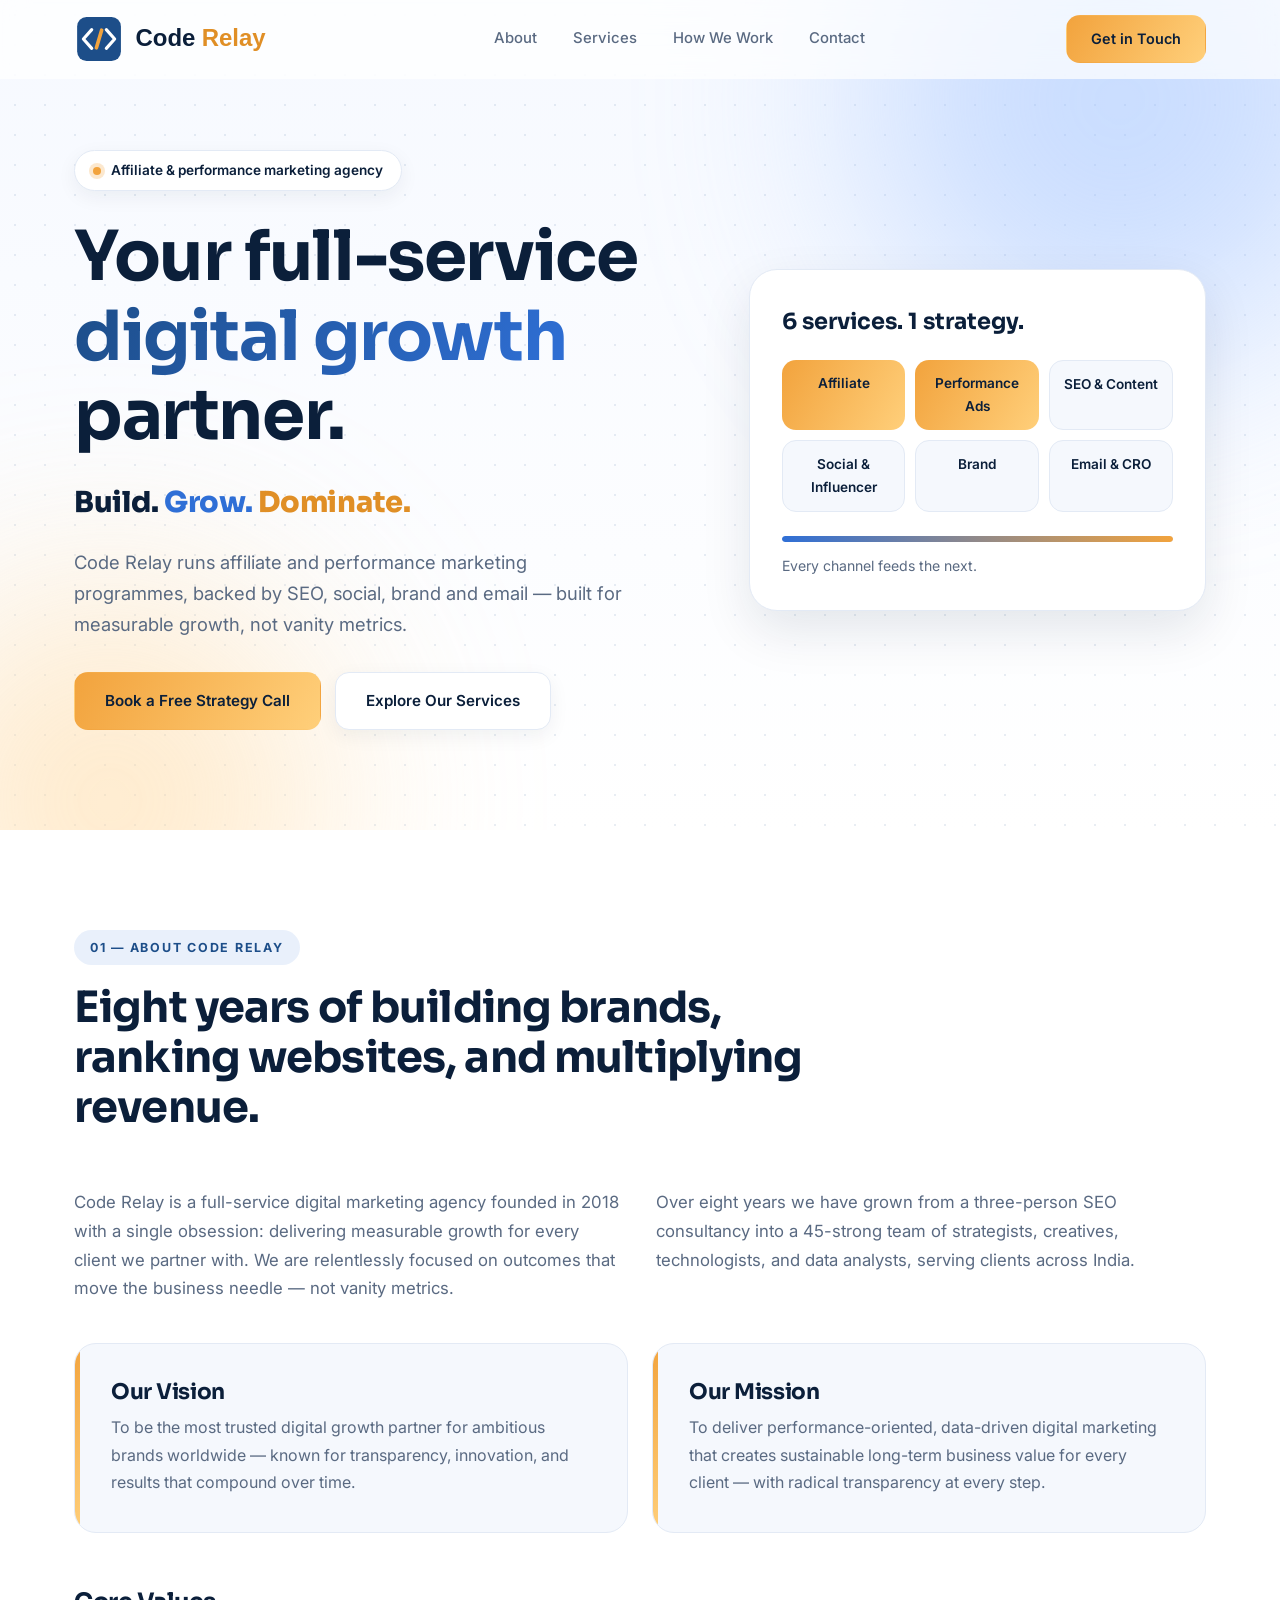
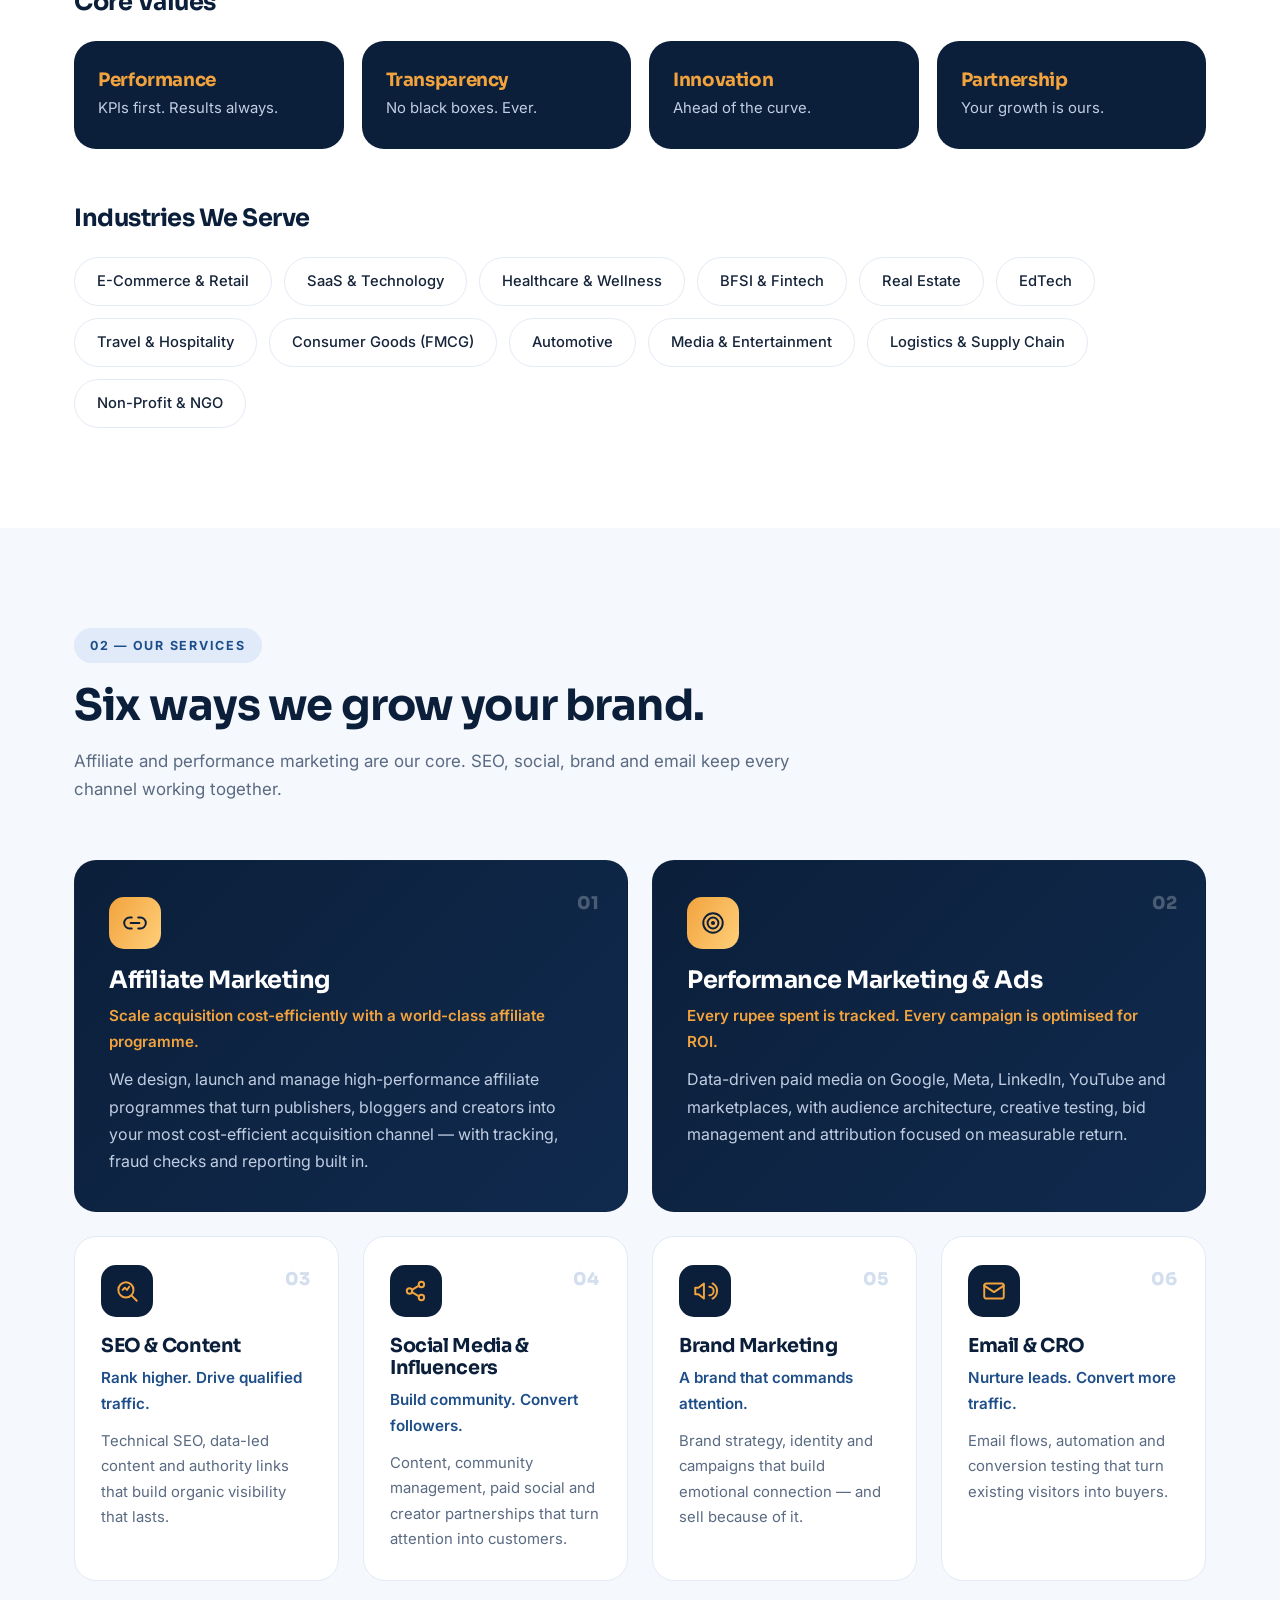
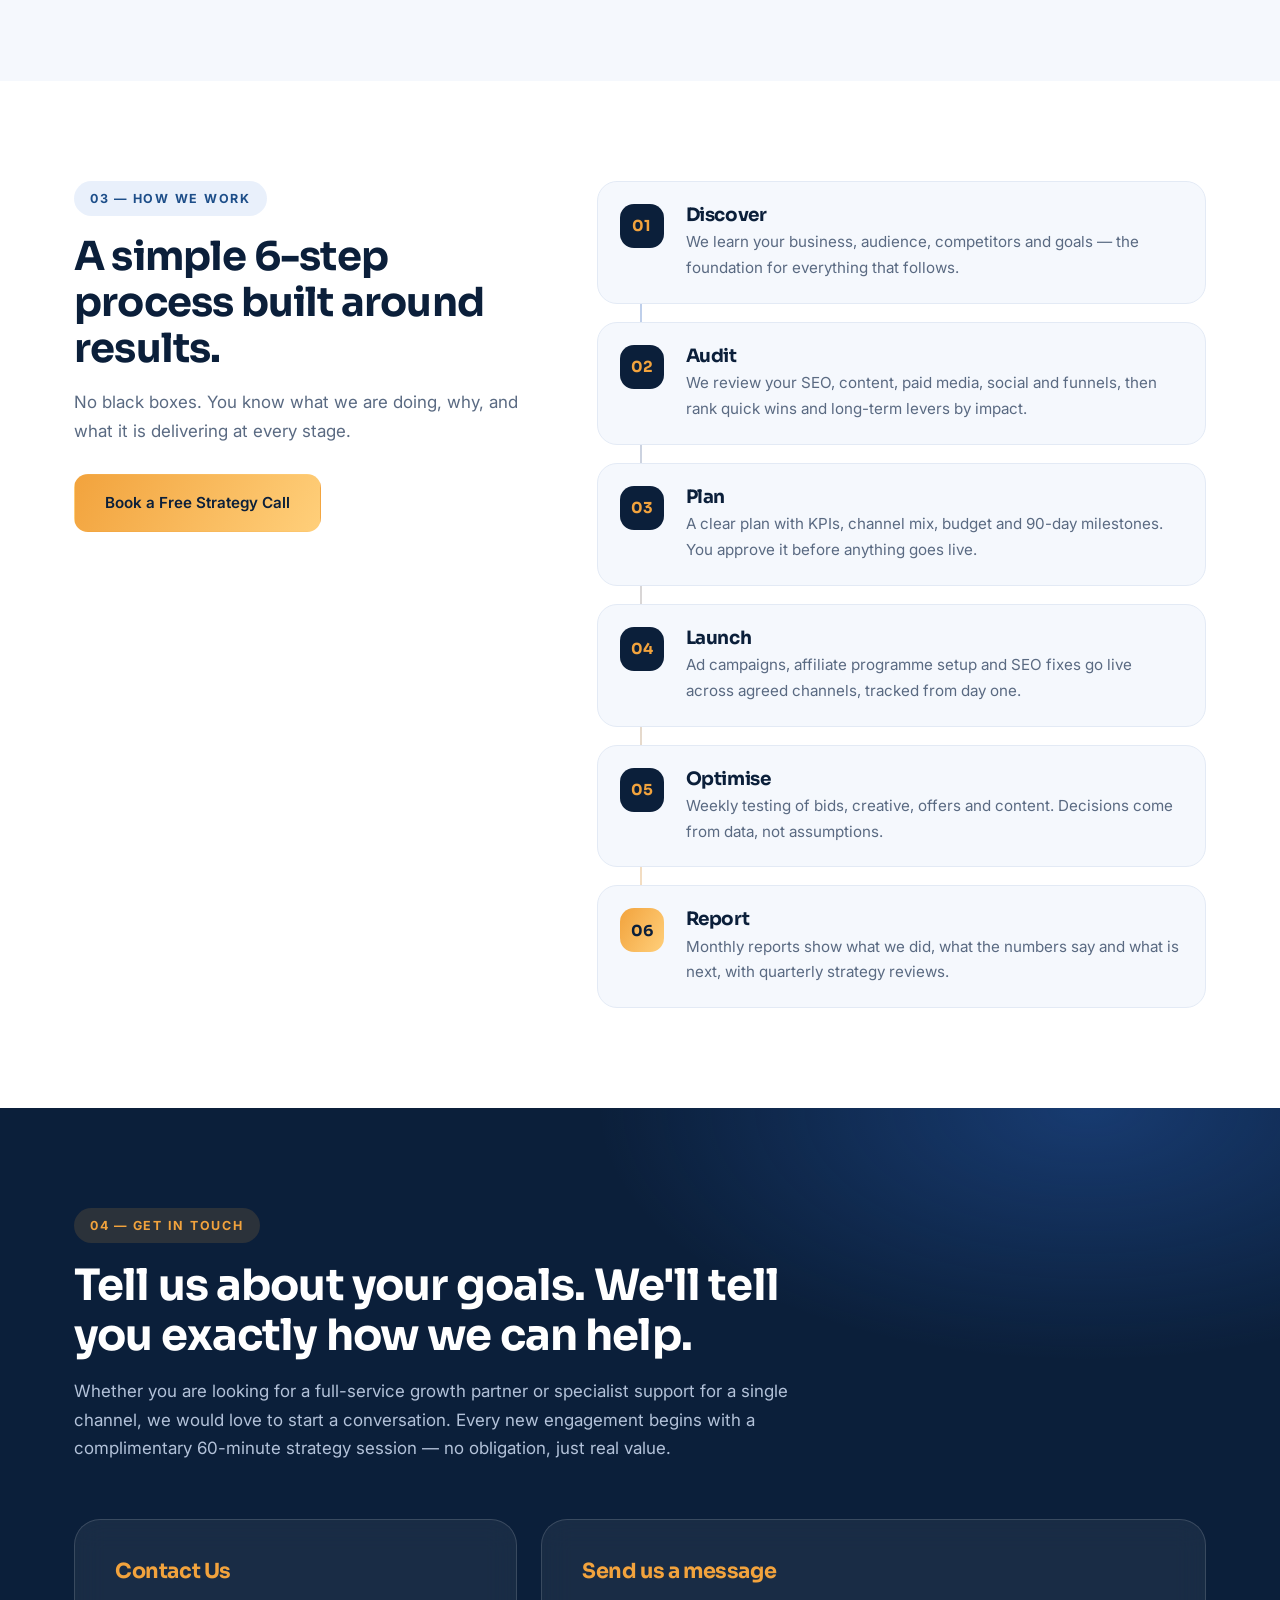
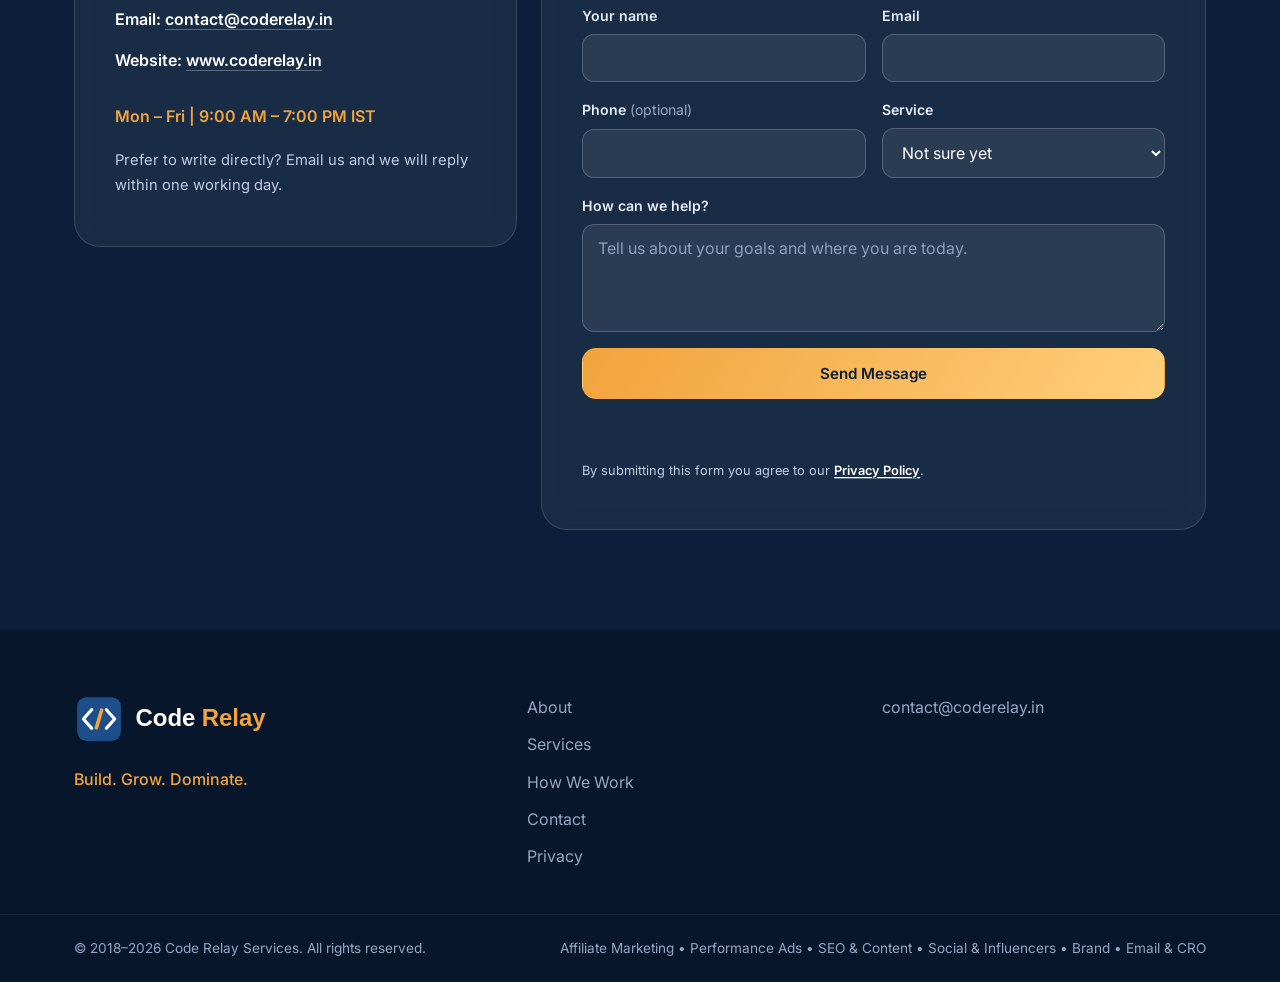
<file: index.html>
<!DOCTYPE html>
<html lang="en">
<head>
<meta charset="UTF-8">
<meta name="viewport" content="width=device-width, initial-scale=1.0">
<meta name="theme-color" content="#ffffff">
<title>Code Relay — Your Full-Service Digital Growth Partner</title>
<meta name="description" content="Code Relay is a digital marketing agency specialising in affiliate marketing and performance ads, backed by SEO, social media, brand, email automation and CRO.">
<link rel="canonical" href="https://coderelay.in/">
<meta property="og:type" content="website">
<meta property="og:site_name" content="Code Relay">
<meta property="og:title" content="Code Relay — Your Full-Service Digital Growth Partner">
<meta property="og:description" content="Code Relay is a digital marketing agency specialising in affiliate marketing and performance ads, backed by SEO, social media, brand, email automation and CRO.">
<meta property="og:url" content="https://coderelay.in/">
<meta property="og:image" content="https://coderelay.in/og-image.png">
<meta property="og:image:width" content="1200">
<meta property="og:image:height" content="630">
<meta property="og:image:alt" content="Code Relay: your full-service digital growth partner">
<meta name="twitter:card" content="summary_large_image">
<meta name="twitter:title" content="Code Relay — Your Full-Service Digital Growth Partner">
<meta name="twitter:description" content="Code Relay is a digital marketing agency specialising in affiliate marketing and performance ads, backed by SEO, social media, brand, email automation and CRO.">
<meta name="twitter:image" content="https://coderelay.in/og-image.png">
<link rel="icon" href="favicon.ico" sizes="any">
<link rel="icon" href="favicon.svg" type="image/svg+xml">
<link rel="apple-touch-icon" href="apple-touch-icon.png">
<link rel="preconnect" href="https://fonts.googleapis.com">
<link rel="preconnect" href="https://fonts.gstatic.com" crossorigin>
<link href="https://fonts.googleapis.com/css2?family=Sora:wght@500;600;700;800&family=Inter:wght@400;500;600;700&display=swap" rel="stylesheet">
<link rel="stylesheet" href="style.css">
</head>
<body>

<header class="header" id="header">
  <div class="container header__inner">
    <a href="#home" class="logo"><img src="logo-light.svg" alt="Code Relay" class="logo__img"></a>
    <nav class="nav" id="nav">
      <a href="#about">About</a>
      <a href="#services">Services</a>
      <a href="#process">How We Work</a>
      <a href="#contact">Contact</a>
    </nav>
    <a href="#contact" class="btn btn--primary header__cta">Get in Touch</a>
    <button class="nav-toggle" id="navToggle" aria-label="Toggle navigation">
      <span></span><span></span><span></span>
    </button>
  </div>
</header>

<main>

  <!-- HERO -->
  <section class="hero" id="home">
    <div class="hero__glow hero__glow--1"></div>
    <div class="hero__glow hero__glow--2"></div>
    <div class="container hero__inner">
      <div class="hero__copy">
        <p class="eyebrow"><i></i> Affiliate &amp; performance marketing agency</p>
        <h1>Your full-service <span class="grad">digital growth</span> partner.</h1>
        <p class="hero__tag"><span>Build.</span> <span>Grow.</span> <span>Dominate.</span></p>
        <p class="hero__lead">Code Relay runs affiliate and performance marketing programmes, backed by SEO, social, brand and email &mdash; built for measurable growth, not vanity metrics.</p>
        <div class="hero__cta">
          <a href="#contact" class="btn btn--accent">Book a Free Strategy Call</a>
          <a href="#services" class="btn btn--ghost">Explore Our Services</a>
        </div>
      </div>

      <div class="hero__panel" aria-hidden="true">
        <p class="hero__panel-title">6 services. 1 strategy.</p>
        <div class="hero__chips">
          <span class="hot">Affiliate</span><span class="hot">Performance Ads</span><span>SEO &amp; Content</span>
          <span>Social &amp; Influencer</span><span>Brand</span><span>Email &amp; CRO</span>
        </div>
        <div class="hero__bar"><span></span></div>
        <p class="hero__panel-note">Every channel feeds the next.</p>
      </div>
    </div>

  </section>

  <!-- ABOUT -->
  <section class="section" id="about">
    <div class="container">
      <div class="section__head reveal">
        <span class="section__tag">01 — About Code Relay</span>
        <h2>Eight years of building brands, ranking websites, and multiplying revenue.</h2>
      </div>

      <div class="about__intro reveal">
        <p>Code Relay is a full-service digital marketing agency founded in 2018 with a single obsession: delivering measurable growth for every client we partner with. We are relentlessly focused on outcomes that move the business needle — not vanity metrics.</p>
        <p>Over eight years we have grown from a three-person SEO consultancy into a 45-strong team of strategists, creatives, technologists, and data analysts, serving clients across India.</p>
      </div>

      <div class="vision-mission">
        <div class="vm-card reveal">
          <h3>Our Vision</h3>
          <p>To be the most trusted digital growth partner for ambitious brands worldwide — known for transparency, innovation, and results that compound over time.</p>
        </div>
        <div class="vm-card reveal">
          <h3>Our Mission</h3>
          <p>To deliver performance-oriented, data-driven digital marketing that creates sustainable long-term business value for every client — with radical transparency at every step.</p>
        </div>
      </div>

      <h3 class="subhead reveal">Core Values</h3>
      <div class="values">
        <div class="value-card reveal">
          <h4>Performance</h4>
          <p>KPIs first. Results always.</p>
        </div>
        <div class="value-card reveal">
          <h4>Transparency</h4>
          <p>No black boxes. Ever.</p>
        </div>
        <div class="value-card reveal">
          <h4>Innovation</h4>
          <p>Ahead of the curve.</p>
        </div>
        <div class="value-card reveal">
          <h4>Partnership</h4>
          <p>Your growth is ours.</p>
        </div>
      </div>

      <h3 class="subhead reveal">Industries We Serve</h3>
      <div class="industries reveal">
        <span>E-Commerce &amp; Retail</span>
        <span>SaaS &amp; Technology</span>
        <span>Healthcare &amp; Wellness</span>
        <span>BFSI &amp; Fintech</span>
        <span>Real Estate</span>
        <span>EdTech</span>
        <span>Travel &amp; Hospitality</span>
        <span>Consumer Goods (FMCG)</span>
        <span>Automotive</span>
        <span>Media &amp; Entertainment</span>
        <span>Logistics &amp; Supply Chain</span>
        <span>Non-Profit &amp; NGO</span>
      </div>
    </div>
  </section>

  <!-- SERVICES -->
  <section class="section section--alt" id="services">
    <div class="container">
      <div class="section__head reveal">
        <span class="section__tag">02 — Our Services</span>
        <h2>Six ways we grow your brand.</h2>
        <p class="section__lead">Affiliate and performance marketing are our core. SEO, social, brand and email keep every channel working together.</p>
      </div>

      <div class="services-grid">

        <article class="service-card reveal service-card--feature">
          <span class="service-card__num">01</span>
          <div class="service-card__icon">
            <svg viewBox="0 0 24 24" fill="none" stroke="currentColor" stroke-width="1.8" stroke-linecap="round" stroke-linejoin="round"><path d="M9 17H7a5 5 0 0 1 0-10h2"/><path d="M15 7h2a5 5 0 0 1 0 10h-2"/><line x1="8" y1="12" x2="16" y2="12"/></svg>
          </div>
          <h3>Affiliate Marketing</h3>
          <p class="service-card__tagline">Scale acquisition cost-efficiently with a world-class affiliate programme.</p>
          <p>We design, launch and manage high-performance affiliate programmes that turn publishers, bloggers and creators into your most cost-efficient acquisition channel &mdash; with tracking, fraud checks and reporting built in.</p>
        </article>

        <article class="service-card reveal service-card--feature">
          <span class="service-card__num">02</span>
          <div class="service-card__icon">
            <svg viewBox="0 0 24 24" fill="none" stroke="currentColor" stroke-width="1.8" stroke-linecap="round" stroke-linejoin="round"><circle cx="12" cy="12" r="9"/><circle cx="12" cy="12" r="5"/><circle cx="12" cy="12" r="1"/></svg>
          </div>
          <h3>Performance Marketing &amp; Ads</h3>
          <p class="service-card__tagline">Every rupee spent is tracked. Every campaign is optimised for ROI.</p>
          <p>Data-driven paid media on Google, Meta, LinkedIn, YouTube and marketplaces, with audience architecture, creative testing, bid management and attribution focused on measurable return.</p>
        </article>

        <article class="service-card reveal">
          <span class="service-card__num">03</span>
          <div class="service-card__icon">
            <svg viewBox="0 0 24 24" fill="none" stroke="currentColor" stroke-width="1.8" stroke-linecap="round" stroke-linejoin="round"><circle cx="11" cy="11" r="7"/><line x1="21" y1="21" x2="16.5" y2="16.5"/><path d="M8 11l2-2 2 2 2-3"/></svg>
          </div>
          <h3>SEO &amp; Content</h3>
          <p class="service-card__tagline">Rank higher. Drive qualified traffic.</p>
          <p>Technical SEO, data-led content and authority links that build organic visibility that lasts.</p>
        </article>

        <article class="service-card reveal">
          <span class="service-card__num">04</span>
          <div class="service-card__icon">
            <svg viewBox="0 0 24 24" fill="none" stroke="currentColor" stroke-width="1.8" stroke-linecap="round" stroke-linejoin="round"><circle cx="6" cy="12" r="2.5"/><circle cx="17" cy="6" r="2.5"/><circle cx="17" cy="18" r="2.5"/><line x1="8.2" y1="11" x2="14.8" y2="7"/><line x1="8.2" y1="13" x2="14.8" y2="17"/></svg>
          </div>
          <h3>Social Media &amp; Influencers</h3>
          <p class="service-card__tagline">Build community. Convert followers.</p>
          <p>Content, community management, paid social and creator partnerships that turn attention into customers.</p>
        </article>

        <article class="service-card reveal">
          <span class="service-card__num">05</span>
          <div class="service-card__icon">
            <svg viewBox="0 0 24 24" fill="none" stroke="currentColor" stroke-width="1.8" stroke-linecap="round" stroke-linejoin="round"><path d="M3 9v6h3l5 4V5L6 9H3z"/><path d="M16 8a4 4 0 0 1 0 8"/><path d="M19 5a8 8 0 0 1 0 14"/></svg>
          </div>
          <h3>Brand Marketing</h3>
          <p class="service-card__tagline">A brand that commands attention.</p>
          <p>Brand strategy, identity and campaigns that build emotional connection &mdash; and sell because of it.</p>
        </article>

        <article class="service-card reveal">
          <span class="service-card__num">06</span>
          <div class="service-card__icon">
            <svg viewBox="0 0 24 24" fill="none" stroke="currentColor" stroke-width="1.8" stroke-linecap="round" stroke-linejoin="round"><rect x="3" y="5" width="18" height="14" rx="2"/><path d="M3 7l9 6 9-6"/></svg>
          </div>
          <h3>Email &amp; CRO</h3>
          <p class="service-card__tagline">Nurture leads. Convert more traffic.</p>
          <p>Email flows, automation and conversion testing that turn existing visitors into buyers.</p>
        </article>

      </div>
    </div>
  </section>

  <!-- HOW WE WORK -->
  <section class="section" id="process">
    <div class="container process">
      <div class="process__intro reveal">
        <span class="section__tag">03 &mdash; How We Work</span>
        <h2>A simple 6-step process built around results.</h2>
        <p class="section__lead">No black boxes. You know what we are doing, why, and what it is delivering at every stage.</p>
        <a href="#contact" class="btn btn--accent">Book a Free Strategy Call</a>
      </div>

      <ol class="steps">
        <li class="step reveal">
          <span class="step__num">01</span>
          <div class="step__body">
            <h3>Discover</h3>
            <p>We learn your business, audience, competitors and goals &mdash; the foundation for everything that follows.</p>
          </div>
        </li>
        <li class="step reveal">
          <span class="step__num">02</span>
          <div class="step__body">
            <h3>Audit</h3>
            <p>We review your SEO, content, paid media, social and funnels, then rank quick wins and long-term levers by impact.</p>
          </div>
        </li>
        <li class="step reveal">
          <span class="step__num">03</span>
          <div class="step__body">
            <h3>Plan</h3>
            <p>A clear plan with KPIs, channel mix, budget and 90-day milestones. You approve it before anything goes live.</p>
          </div>
        </li>
        <li class="step reveal">
          <span class="step__num">04</span>
          <div class="step__body">
            <h3>Launch</h3>
            <p>Ad campaigns, affiliate programme setup and SEO fixes go live across agreed channels, tracked from day one.</p>
          </div>
        </li>
        <li class="step reveal">
          <span class="step__num">05</span>
          <div class="step__body">
            <h3>Optimise</h3>
            <p>Weekly testing of bids, creative, offers and content. Decisions come from data, not assumptions.</p>
          </div>
        </li>
        <li class="step reveal">
          <span class="step__num">06</span>
          <div class="step__body">
            <h3>Report</h3>
            <p>Monthly reports show what we did, what the numbers say and what is next, with quarterly strategy reviews.</p>
          </div>
        </li>
      </ol>
    </div>
  </section>

  <!-- CONTACT -->
  <section class="section section--dark" id="contact">
    <div class="container">
      <div class="section__head section__head--light reveal">
        <span class="section__tag">04 — Get in Touch</span>
        <h2>Tell us about your goals. We'll tell you exactly how we can help.</h2>
        <p class="section__lead">Whether you are looking for a full-service growth partner or specialist support for a single channel, we would love to start a conversation. Every new engagement begins with a complimentary 60-minute strategy session — no obligation, just real value.</p>
      </div>

      <div class="contact-grid">
        <div class="contact-card reveal">
          <h3>Contact Us</h3>
          <ul>
            <li><strong>Email:</strong> <a href="mailto:contact@coderelay.in">contact@coderelay.in</a></li>
            <li><strong>Website:</strong> <a href="https://www.coderelay.in" target="_blank" rel="noopener">www.coderelay.in</a></li>
          </ul>
          <p class="contact-hours">Mon &ndash; Fri | 9:00 AM &ndash; 7:00 PM IST</p>
          <p class="contact-note">Prefer to write directly? Email us and we will reply within one working day.</p>
        </div>

        <form class="contact-card contact-form reveal" id="contactForm" novalidate>
          <h3>Send us a message</h3>
          <div class="form-row">
            <label>Your name
              <input type="text" name="name" required autocomplete="name">
            </label>
            <label>Email
              <input type="email" name="email" required autocomplete="email">
            </label>
          </div>
          <div class="form-row">
            <label><span>Phone <span class="opt">(optional)</span></span>
              <input type="tel" name="phone" autocomplete="tel">
            </label>
            <label>Service
              <select name="service">
                <option>Not sure yet</option>
                <option>Affiliate Marketing</option>
                <option>Performance Marketing &amp; Ads</option>
                <option>SEO &amp; Content</option>
                <option>Social Media &amp; Influencers</option>
                <option>Brand Marketing</option>
                <option>Email &amp; CRO</option>
              </select>
            </label>
          </div>
          <label>How can we help?
            <textarea name="message" rows="4" required placeholder="Tell us about your goals and where you are today."></textarea>
          </label>
          <input type="text" name="_honey" class="hp" tabindex="-1" autocomplete="off" aria-hidden="true">
          <button type="submit" class="btn btn--accent" id="formBtn">Send Message</button>
          <p class="form-status" id="formStatus" role="status" aria-live="polite"></p>
          <p class="form-privacy">By submitting this form you agree to our <a href="privacy.html">Privacy Policy</a>.</p>
        </form>
      </div>
    </div>
  </section>

</main>

<footer class="footer">
  <div class="container footer__inner">
    <div class="footer__brand">
      <a href="#home" class="logo"><img src="logo-mark.svg" alt="Code Relay" class="logo__img"></a>
      <p>Build. Grow. Dominate.</p>
    </div>
    <nav class="footer__links">
      <a href="#about">About</a>
      <a href="#services">Services</a>
      <a href="#process">How We Work</a>
      <a href="#contact">Contact</a>
      <a href="privacy.html">Privacy</a>
    </nav>
    <div class="footer__contact">
      <p>contact@coderelay.in</p>
    </div>
  </div>
  <div class="footer__bottom">
    <div class="container">
      <p>&copy; 2018&ndash;<span id="year">2026</span> Code Relay Services. All rights reserved.</p>
      <p class="footer__services-list">Affiliate Marketing &bull; Performance Ads &bull; SEO &amp; Content &bull; Social &amp; Influencers &bull; Brand &bull; Email &amp; CRO</p>
    </div>
  </div>
</footer>

<a href="#home" class="back-to-top" id="backToTop" aria-label="Back to top">&uarr;</a>

<script src="script.js"></script>
</body>
</html>
</file>
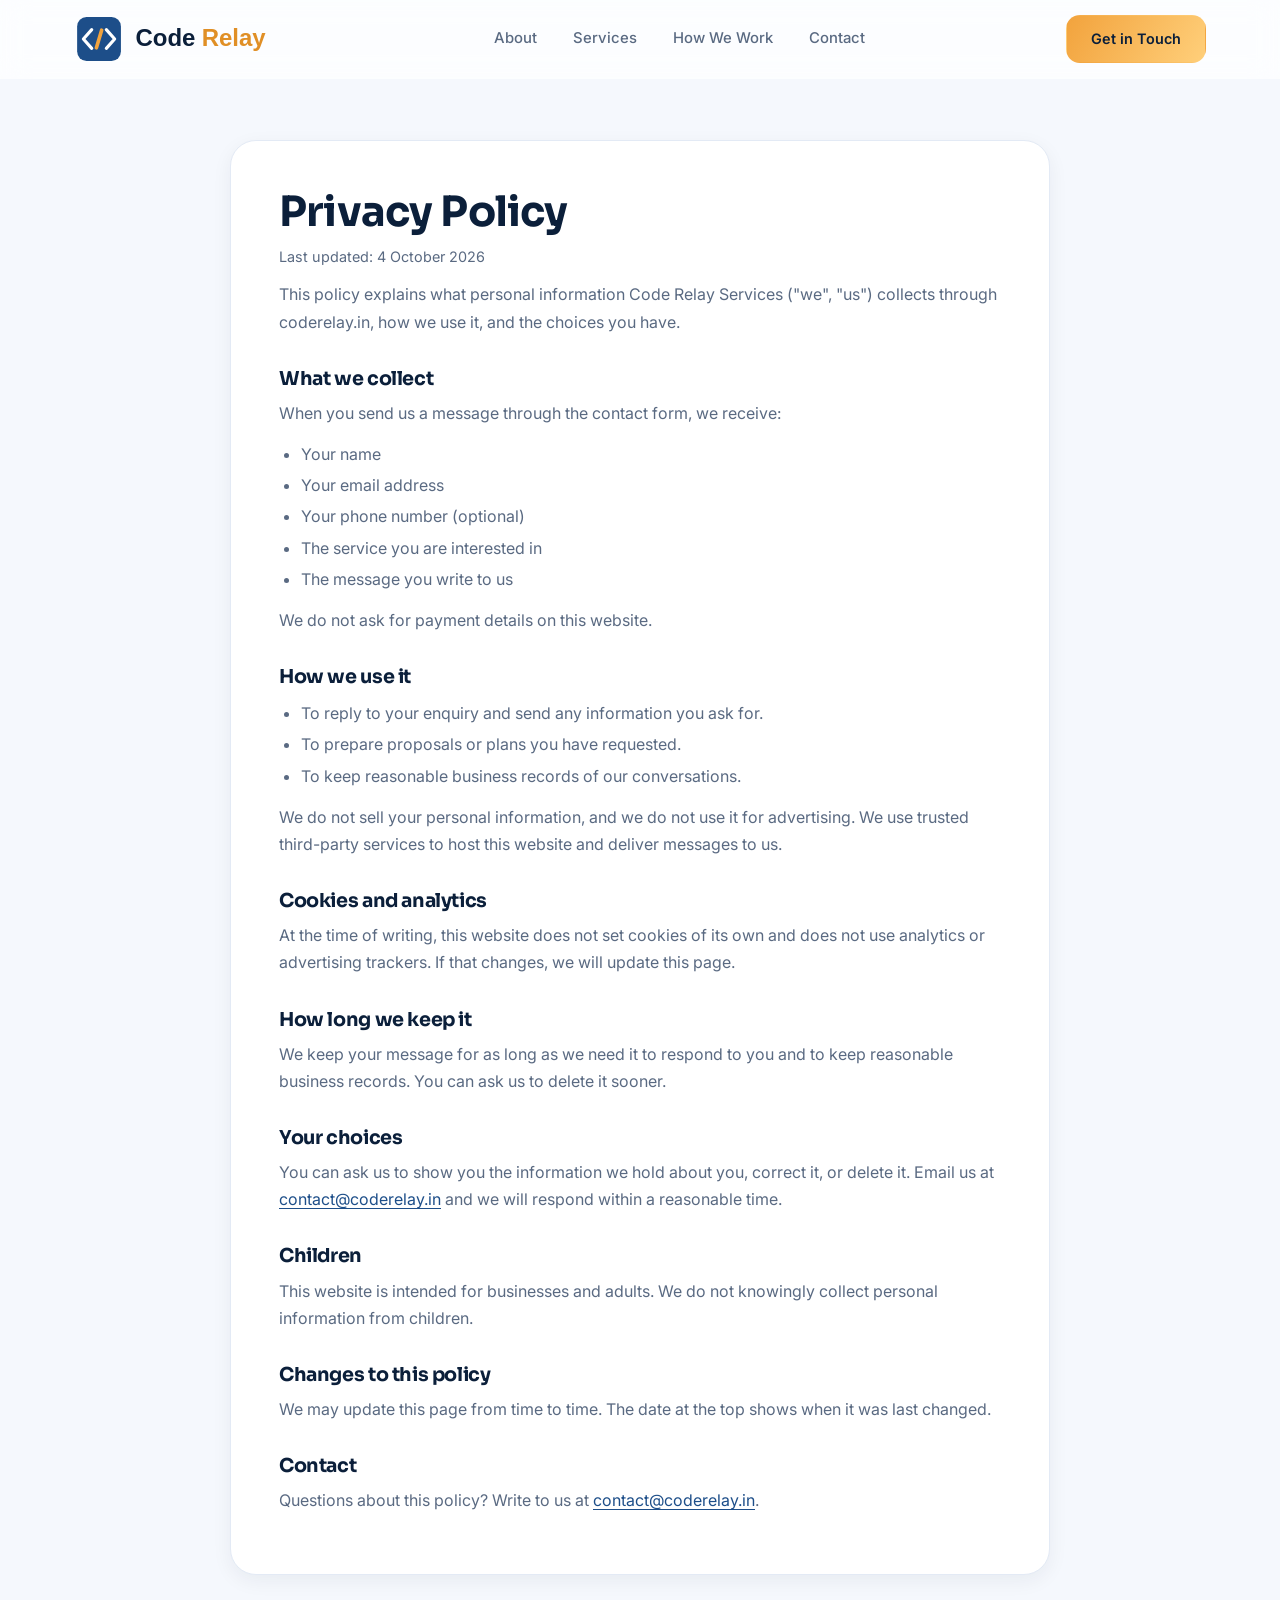
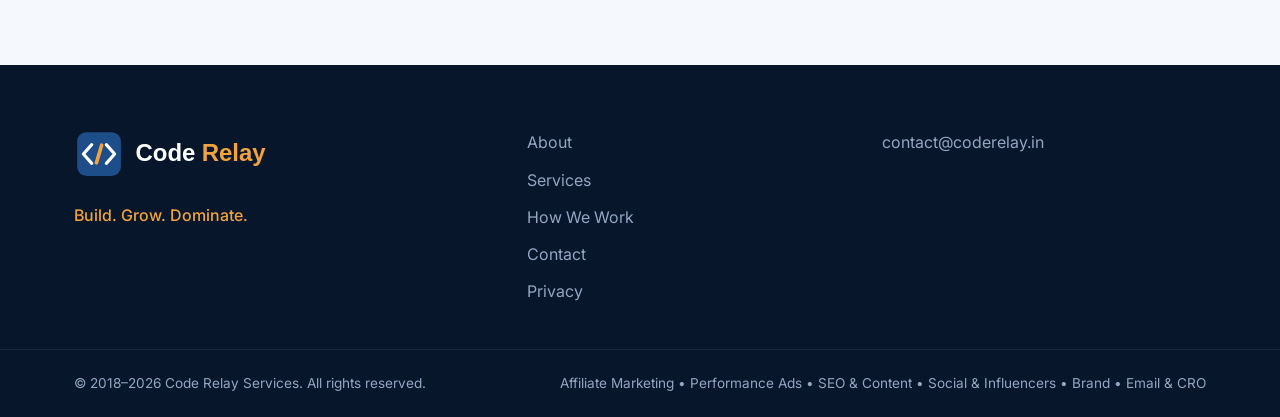
<file: privacy.html>
<!DOCTYPE html>
<html lang="en">
<head>
<meta charset="UTF-8">
<meta name="viewport" content="width=device-width, initial-scale=1.0">
<meta name="theme-color" content="#ffffff">
<title>Privacy Policy | Code Relay</title>
<meta name="description" content="How Code Relay Services collects, uses and protects personal information submitted through coderelay.in.">
<link rel="canonical" href="https://coderelay.in/privacy.html">
<meta property="og:type" content="website">
<meta property="og:site_name" content="Code Relay">
<meta property="og:title" content="Privacy Policy | Code Relay">
<meta property="og:description" content="How Code Relay Services collects, uses and protects personal information submitted through coderelay.in.">
<meta property="og:url" content="https://coderelay.in/privacy.html">
<meta property="og:image" content="https://coderelay.in/og-image.png">
<meta property="og:image:width" content="1200">
<meta property="og:image:height" content="630">
<meta property="og:image:alt" content="Code Relay: your full-service digital growth partner">
<meta name="twitter:card" content="summary_large_image">
<meta name="twitter:title" content="Privacy Policy | Code Relay">
<meta name="twitter:description" content="How Code Relay Services collects, uses and protects personal information submitted through coderelay.in.">
<meta name="twitter:image" content="https://coderelay.in/og-image.png">
<link rel="icon" href="favicon.ico" sizes="any">
<link rel="icon" href="favicon.svg" type="image/svg+xml">
<link rel="apple-touch-icon" href="apple-touch-icon.png">
<link rel="preconnect" href="https://fonts.googleapis.com">
<link rel="preconnect" href="https://fonts.gstatic.com" crossorigin>
<link href="https://fonts.googleapis.com/css2?family=Sora:wght@500;600;700;800&family=Inter:wght@400;500;600;700&display=swap" rel="stylesheet">
<link rel="stylesheet" href="style.css">
</head>
<body>

<header class="header" id="header">
  <div class="container header__inner">
    <a href="index.html#home" class="logo"><img src="logo-light.svg" alt="Code Relay" class="logo__img"></a>
    <nav class="nav" id="nav">
      <a href="index.html#about">About</a>
      <a href="index.html#services">Services</a>
      <a href="index.html#process">How We Work</a>
      <a href="index.html#contact">Contact</a>
    </nav>
    <a href="index.html#contact" class="btn btn--primary header__cta">Get in Touch</a>
    <button class="nav-toggle" id="navToggle" aria-label="Toggle navigation">
      <span></span><span></span><span></span>
    </button>
  </div>
</header>

<main>

    <section class="legal">
      <div class="container">
        <div class="legal__inner">
          <h1>Privacy Policy</h1>
          <p class="legal__updated">Last updated: 4 October 2026</p>
          <p>This policy explains what personal information Code Relay Services ("we", "us") collects through coderelay.in, how we use it, and the choices you have.</p>

          <h2>What we collect</h2>
          <p>When you send us a message through the contact form, we receive:</p>
          <ul><li>Your name</li><li>Your email address</li><li>Your phone number (optional)</li><li>The service you are interested in</li><li>The message you write to us</li></ul>
          
          <p>We do not ask for payment details on this website.</p>

          <h2>How we use it</h2>
          <ul>
            <li>To reply to your enquiry and send any information you ask for.</li>
            <li>To prepare proposals or plans you have requested.</li>
            <li>To keep reasonable business records of our conversations.</li>
          </ul>
          <p>We do not sell your personal information, and we do not use it for advertising. We use trusted third-party services to host this website and deliver messages to us.</p>


          <h2>Cookies and analytics</h2>
          <p>At the time of writing, this website does not set cookies of its own and does not use analytics or advertising trackers. If that changes, we will update this page.</p>

          <h2>How long we keep it</h2>
          <p>We keep your message for as long as we need it to respond to you and to keep reasonable business records. You can ask us to delete it sooner.</p>

          <h2>Your choices</h2>
          <p>You can ask us to show you the information we hold about you, correct it, or delete it. Email us at <a href="mailto:contact@coderelay.in">contact@coderelay.in</a> and we will respond within a reasonable time.</p>

          <h2>Children</h2>
          <p>This website is intended for businesses and adults. We do not knowingly collect personal information from children.</p>

          <h2>Changes to this policy</h2>
          <p>We may update this page from time to time. The date at the top shows when it was last changed.</p>

          <h2>Contact</h2>
          <p>Questions about this policy? Write to us at <a href="mailto:contact@coderelay.in">contact@coderelay.in</a>.</p>
        </div>
      </div>
    </section>

</main>

<footer class="footer">
  <div class="container footer__inner">
    <div class="footer__brand">
      <a href="index.html#home" class="logo"><img src="logo-mark.svg" alt="Code Relay" class="logo__img"></a>
      <p>Build. Grow. Dominate.</p>
    </div>
    <nav class="footer__links">
      <a href="index.html#about">About</a>
      <a href="index.html#services">Services</a>
      <a href="index.html#process">How We Work</a>
      <a href="index.html#contact">Contact</a>
      <a href="privacy.html">Privacy</a>
    </nav>
    <div class="footer__contact">
      <p>contact@coderelay.in</p>
    </div>
  </div>
  <div class="footer__bottom">
    <div class="container">
      <p>&copy; 2018&ndash;<span id="year">2026</span> Code Relay Services. All rights reserved.</p>
      <p class="footer__services-list">Affiliate Marketing &bull; Performance Ads &bull; SEO &amp; Content &bull; Social &amp; Influencers &bull; Brand &bull; Email &amp; CRO</p>
    </div>
  </div>
</footer>

<a href="#" class="back-to-top" id="backToTop" aria-label="Back to top">&uarr;</a>

<script src="script.js"></script>
</body>
</html>
</file>
<file: style.css>
/* ========== Variables ========== */
:root {
  --navy: #0b1f3a;
  --navy-2: #102a4e;
  --blue: #2f6fd6;
  --blue-deep: #1d4e89;
  --accent: #f2a33d;
  --accent-dark: #e08f26;
  --bg-soft: #f5f8fd;
  --text: #16243a;
  --text-light: #5a6a82;
  --white: #ffffff;
  --border: #e3eaf5;
  --grad: linear-gradient(120deg, #f2a33d 0%, #ffcf7a 100%);
  --radius: 22px;
  --shadow: 0 20px 50px rgba(11, 31, 58, 0.10);
  --shadow-sm: 0 6px 20px rgba(11, 31, 58, 0.06);
}

/* ========== Reset ========== */
*, *::before, *::after { box-sizing: border-box; margin: 0; padding: 0; }
html { scroll-behavior: smooth; scroll-padding-top: 84px; }
body {
  font-family: 'Inter', system-ui, sans-serif;
  color: var(--text);
  line-height: 1.7;
  background: var(--white);
  -webkit-font-smoothing: antialiased;
  overflow-x: hidden;
}
img, svg { display: block; max-width: 100%; }
a { text-decoration: none; color: inherit; }
ul { list-style: none; }
h1, h2, h3, h4 { font-family: 'Sora', 'Inter', sans-serif; font-weight: 700; line-height: 1.15; letter-spacing: -0.02em; color: var(--navy); }
.grad { background: linear-gradient(120deg, #1d4e89, #2f6fd6); -webkit-background-clip: text; background-clip: text; color: transparent; }

.container { max-width: 1180px; margin: 0 auto; padding: 0 24px; }

/* ========== Buttons ========== */
.btn {
  display: inline-flex; align-items: center; justify-content: center; gap: 8px;
  padding: 15px 30px; border-radius: 14px; font-weight: 600; font-size: .95rem;
  font-family: 'Inter', sans-serif; border: 1.5px solid transparent; cursor: pointer; white-space: nowrap;
  transition: transform .2s ease, box-shadow .25s ease, background .2s ease, border-color .2s;
}
.btn:hover { transform: translateY(-2px); }
.btn:focus-visible, a:focus-visible { outline: 3px solid rgba(242,163,61,.6); outline-offset: 3px; }
.btn--accent, .btn--primary { background: var(--grad); color: var(--navy); }
.btn--accent:hover, .btn--primary:hover { box-shadow: 0 12px 30px rgba(242,163,61,.45); }
.btn--outline { border-color: rgba(255,255,255,.3); color: #fff; background: rgba(255,255,255,.04); }
.btn--outline:hover { border-color: #fff; background: rgba(255,255,255,.1); }
.btn--ghost { border-color: var(--border); color: var(--navy); background: #fff; box-shadow: var(--shadow-sm); }
.btn--ghost:hover { border-color: var(--blue); color: var(--blue-deep); }
.btn--primary { padding: 11px 24px; font-size: .9rem; }

/* ========== Header ========== */
.header { position: fixed; top: 0; left: 0; right: 0; z-index: 100; padding: 14px 0; background: rgba(255,255,255,.72); backdrop-filter: blur(14px); border-bottom: 1px solid transparent; transition: padding .3s, background .3s, box-shadow .3s; }
.header.scrolled { padding: 8px 0; background: rgba(255,255,255,.94); border-color: var(--border); box-shadow: 0 6px 30px rgba(11,31,58,.08); }
.header__inner { display: flex; align-items: center; justify-content: space-between; gap: 24px; }
.logo { display: inline-flex; align-items: center; }
.logo__img { height: 50px; width: auto; transition: height .3s; }
.header.scrolled .logo__img { height: 42px; }
.nav { display: flex; gap: 4px; }
.nav a { white-space: nowrap; color: var(--text-light); font-weight: 500; font-size: .93rem; padding: 8px 16px; border-radius: 999px; transition: color .2s, background .2s; }
.nav a:hover { color: var(--navy); background: var(--bg-soft); }
.nav a.active { color: var(--blue-deep); background: rgba(47,111,214,.1); }
.nav-toggle { display: none; width: 44px; height: 44px; background: none; border: 0; cursor: pointer; flex-direction: column; justify-content: center; align-items: center; gap: 5px; }
.nav-toggle span { display: block; width: 24px; height: 2px; background: var(--navy); border-radius: 2px; transition: transform .3s, opacity .3s; }
.nav-toggle.active span:nth-child(1) { transform: translateY(7px) rotate(45deg); }
.nav-toggle.active span:nth-child(2) { opacity: 0; }
.nav-toggle.active span:nth-child(3) { transform: translateY(-7px) rotate(-45deg); }

/* ========== Hero ========== */
.hero { position: relative; padding: 150px 0 100px; color: var(--text); overflow: hidden;
  background-color: #f6f9ff;
  background-image: radial-gradient(rgba(29,78,137,.10) 1px, transparent 1px), linear-gradient(180deg, #f6f9ff 0%, #ffffff 100%);
  background-size: 30px 30px, 100% 100%; }
.hero__glow { position: absolute; border-radius: 50%; filter: blur(110px); pointer-events: none; }
.hero__glow--1 { width: 520px; height: 520px; background: #9cc0ff; opacity: .5; top: -160px; right: -100px; }
.hero__glow--2 { width: 420px; height: 420px; background: #ffd9a0; opacity: .55; bottom: -180px; left: -100px; }
.hero__inner { position: relative; display: grid; grid-template-columns: 1.15fr .85fr; gap: 56px; align-items: center; }
.eyebrow { display: inline-flex; align-items: center; gap: 10px; padding: 8px 18px; border-radius: 999px; background: #fff; border: 1px solid var(--border); box-shadow: var(--shadow-sm); font-size: .85rem; font-weight: 600; color: var(--navy); margin-bottom: 26px; }
.eyebrow i { width: 8px; height: 8px; border-radius: 50%; background: var(--accent); box-shadow: 0 0 0 4px rgba(242,163,61,.25); }
.hero h1 { font-size: clamp(2.5rem, 5.4vw, 4.4rem); color: var(--navy); margin-bottom: 22px; }
.hero__lead { font-size: 1.15rem; color: var(--text-light); max-width: 560px; }
.hero__cta { display: flex; flex-wrap: wrap; gap: 14px; margin-top: 32px; }
.hero__tag { font-family: 'Sora', sans-serif; font-weight: 800; font-size: clamp(1.3rem, 2.4vw, 1.8rem); letter-spacing: -0.01em; margin-bottom: 20px; }
.hero__tag span:nth-child(1) { color: var(--navy); }
.hero__tag span:nth-child(2) { color: var(--blue); }
.hero__tag span:nth-child(3) { color: var(--accent-dark); }

.hero__panel { background: #fff; border: 1px solid var(--border); border-radius: 28px; padding: 32px; box-shadow: var(--shadow); }
.hero__panel-title { font-family: 'Sora', sans-serif; font-weight: 700; font-size: 1.4rem; margin-bottom: 20px; color: var(--navy); }
.hero__chips { display: grid; grid-template-columns: repeat(3, 1fr); gap: 10px; }
.hero__chips span { padding: 12px 6px; text-align: center; font-size: .85rem; font-weight: 600; border-radius: 14px; background: var(--bg-soft); border: 1px solid var(--border); color: var(--navy); transition: transform .25s, background .25s; }
.hero__chips span:hover { transform: translateY(-3px); background: #eaf1fd; }
.hero__chips .hot { background: var(--grad); color: var(--navy); border: 0; }
.hero__bar { height: 6px; border-radius: 6px; background: var(--border); margin: 24px 0 12px; overflow: hidden; }
.hero__bar span { display: block; height: 100%; width: 100%; background: linear-gradient(90deg, var(--blue), var(--accent)); border-radius: 6px; transform-origin: left; animation: fill 2.4s .3s ease both; }
@keyframes fill { from { transform: scaleX(0); } }
.hero__panel-note { font-size: .88rem; color: var(--text-light); }

/* ========== Sections ========== */
.section { padding: 100px 0; }
.section--alt { background: var(--bg-soft); }
.section--dark { background: radial-gradient(700px 360px at 85% 0%, rgba(47,111,214,.35), transparent 70%), var(--navy); color: #fff; }
.section__head { max-width: 780px; margin: 0 0 56px; }
.section__tag { display: inline-block; font-size: .78rem; font-weight: 700; letter-spacing: .14em; text-transform: uppercase; color: var(--blue-deep); background: rgba(47,111,214,.1); padding: 7px 16px; border-radius: 999px; margin-bottom: 18px; }
.section__head h2 { font-size: clamp(1.8rem, 3.8vw, 2.7rem); margin-bottom: 16px; }
.section__head--light h2 { color: #fff; }
.section--dark .section__tag { background: rgba(242,163,61,.14); color: var(--accent); }
.section__lead { color: var(--text-light); font-size: 1.06rem; }
.section--dark .section__lead { color: #b3c2d9; }
.subhead { font-size: 1.5rem; margin: 56px 0 24px; }

/* ========== About ========== */
.about__intro { display: grid; grid-template-columns: 1fr 1fr; gap: 32px; margin-bottom: 40px; color: var(--text-light); font-size: 1.05rem; }
.vision-mission { display: grid; grid-template-columns: 1fr 1fr; gap: 24px; }
.vm-card { background: var(--bg-soft); border: 1px solid var(--border); border-radius: var(--radius); padding: 36px; position: relative; overflow: hidden; }
.vm-card::before { content: ""; position: absolute; left: 0; top: 0; bottom: 0; width: 5px; background: var(--grad); }
.vm-card h3 { margin-bottom: 10px; font-size: 1.35rem; }
.vm-card p { color: var(--text-light); }
.values { display: grid; grid-template-columns: repeat(4, 1fr); gap: 18px; }
.value-card { background: var(--navy); border-radius: var(--radius); padding: 28px 24px; transition: transform .3s, box-shadow .3s; }
.value-card:hover { transform: translateY(-6px); box-shadow: var(--shadow); }
.value-card h4 { color: var(--accent); font-size: 1.15rem; margin-bottom: 6px; }
.value-card p { color: #c1cee2; font-size: .93rem; }
.industries { display: flex; flex-wrap: wrap; gap: 12px; }
.industries span { padding: 11px 22px; border-radius: 999px; background: #fff; border: 1px solid var(--border); font-weight: 500; font-size: .92rem; transition: all .25s; }
.industries span:hover { border-color: var(--accent); background: #fff8ec; transform: translateY(-3px); }

/* ========== Services ========== */
.services-grid { display: grid; grid-template-columns: repeat(12, 1fr); gap: 24px; }
.service-card { grid-column: span 3; }
.services-grid .service-card--feature { grid-column: span 6; background: linear-gradient(135deg, var(--navy), var(--navy-2)); border-color: transparent; color: #fff; padding: 36px 34px; }
.services-grid .service-card--feature h3 { color: #fff; font-size: 1.5rem; }
.services-grid .service-card--feature .service-card__tagline { color: var(--accent); }
.services-grid .service-card--feature > p:not(.service-card__tagline) { color: #c1cee2; font-size: 1rem; }
.services-grid .service-card--feature .service-card__num { color: rgba(255,255,255,.25); }
.services-grid .service-card--feature .service-card__icon { background: var(--grad); }
.services-grid .service-card--feature .service-card__icon svg { color: var(--navy); }
.services-grid .service-card--feature:hover .service-card__icon { background: var(--grad); }
.service-card { position: relative; background: #fff; border: 1px solid var(--border); border-radius: var(--radius); padding: 28px 26px; transition: transform .3s, box-shadow .3s, border-color .3s; }
.service-card:hover { transform: translateY(-8px); box-shadow: var(--shadow); border-color: rgba(47,111,214,.35); }
.service-card__num { position: absolute; top: 28px; right: 28px; font-family: 'Sora', sans-serif; font-weight: 800; font-size: 1.1rem; color: #d3deee; }
.service-card__icon { width: 52px; height: 52px; border-radius: 15px; background: var(--navy); display: grid; place-items: center; margin-bottom: 18px; transition: background .3s; }
.service-card:hover .service-card__icon { background: var(--blue-deep); }
.service-card__icon svg { width: 26px; height: 26px; color: var(--accent); }
.service-card h3 { font-size: 1.2rem; margin-bottom: 8px; padding-right: 36px; }
.service-card__tagline { color: var(--blue-deep); font-weight: 600; margin-bottom: 12px; font-size: .95rem; }
.service-card > p:not(.service-card__tagline) { color: var(--text-light); font-size: .93rem; }
.service-card__deliverables { display: flex; flex-wrap: wrap; gap: 8px; }
.service-card__deliverables span { font-size: .76rem; font-weight: 500; padding: 5px 12px; border-radius: 999px; background: var(--bg-soft); color: #33445d; border: 1px solid var(--border); }

/* ========== Process ========== */
.process { display: grid; grid-template-columns: .85fr 1.15fr; gap: 72px; align-items: start; }
.process__intro { position: sticky; top: 110px; }
.process__intro h2 { font-size: clamp(1.8rem, 3.4vw, 2.5rem); margin-bottom: 16px; }
.process__intro .section__lead { margin-bottom: 28px; }
.steps { position: relative; display: grid; gap: 18px; }
.steps::before { content: ""; position: absolute; left: 43px; top: 40px; bottom: 40px; width: 2px; background: linear-gradient(var(--blue), var(--accent)); opacity: .35; }
.step { position: relative; display: flex; gap: 22px; align-items: flex-start; background: var(--bg-soft); border: 1px solid var(--border); border-radius: 20px; padding: 22px 26px 22px 22px; transition: transform .3s, box-shadow .3s, border-color .3s; }
.step:hover { transform: translateX(6px); box-shadow: var(--shadow-sm); border-color: rgba(47,111,214,.35); }
.step__num { position: relative; z-index: 1; flex: none; width: 44px; height: 44px; border-radius: 14px; background: var(--navy); color: var(--accent); display: grid; place-items: center; font-family: 'Sora', sans-serif; font-weight: 700; font-size: .95rem; transition: background .3s, color .3s; }
.step:hover .step__num { background: var(--grad); color: var(--navy); }
.step:last-child .step__num { background: var(--grad); color: var(--navy); }
.step__body h3 { font-size: 1.15rem; margin-bottom: 4px; }
.step__body p { color: var(--text-light); font-size: .95rem; }

/* ========== Contact ========== */
.contact-grid { display: grid; grid-template-columns: .8fr 1.2fr; gap: 24px; align-items: start; }
.contact-card { background: rgba(255,255,255,.06); border: 1px solid rgba(255,255,255,.14); border-radius: 26px; padding: 40px; backdrop-filter: blur(14px); }
.contact-card h3 { color: var(--accent); margin-bottom: 22px; font-size: 1.3rem; }
.contact-card ul { display: flex; flex-direction: column; gap: 14px; margin-bottom: 28px; }
.contact-card li { color: #c1cee2; }
.contact-card strong { color: #fff; font-weight: 600; }
.contact-card a:not(.btn) { color: #fff; font-weight: 600; border-bottom: 1px solid rgba(255,255,255,.3); transition: border-color .2s; }
.contact-card a:not(.btn):hover { border-color: var(--accent); }
.contact-card p { color: #c1cee2; margin-bottom: 8px; }
.contact-hours { color: var(--accent) !important; font-weight: 600; margin-top: 4px; }
.contact-note { font-size: .92rem; margin-top: 18px; }
.contact-form { display: grid; gap: 16px; }
.contact-form h3 { margin-bottom: 4px; }
.form-row { display: grid; grid-template-columns: 1fr 1fr; gap: 16px; }
.contact-form label { display: grid; gap: 6px; font-size: .88rem; font-weight: 600; color: #e6eefb; }
.contact-form .opt { font-weight: 400; color: #94a6c2; }
.contact-form input, .contact-form select, .contact-form textarea { font: 400 1rem 'Inter', sans-serif; padding: 13px 15px; width: 100%; border-radius: 12px; border: 1px solid rgba(255,255,255,.2); background: rgba(255,255,255,.08); color: #fff; transition: border-color .2s, background .2s; }
.contact-form input::placeholder, .contact-form textarea::placeholder { color: #8da0bd; }
.contact-form select option { color: #0b1f3a; }
.contact-form input:focus, .contact-form select:focus, .contact-form textarea:focus { outline: none; border-color: var(--accent); background: rgba(255,255,255,.12); }
.contact-form textarea { resize: vertical; }
.contact-form .hp { position: absolute; left: -9999px; width: 1px; height: 1px; opacity: 0; }
.contact-form .btn:disabled { opacity: .6; cursor: wait; transform: none; }
.form-status { min-height: 1.4em; font-size: .92rem; color: #c1cee2; margin: 0; }
.form-status.ok { color: #6ee7a8; font-weight: 600; }
.form-status.err { color: #ffb4a8; font-weight: 600; }
.form-status a { color: #fff; text-decoration: underline; }

/* ========== Footer ========== */
.footer { background: #07162a; color: #94a6c2; padding-top: 64px; }
.footer__inner { display: grid; grid-template-columns: 1.3fr 1fr 1fr; gap: 32px; padding-bottom: 44px; }
.footer__brand p { margin-top: 14px; color: var(--accent); font-weight: 500; }
.footer__links { display: flex; flex-direction: column; gap: 10px; }
.footer__links a { transition: color .2s; }
.footer__links a:hover { color: #fff; }
.footer__contact p { margin-bottom: 8px; }
.footer__bottom { border-top: 1px solid rgba(255,255,255,.08); padding: 22px 0; font-size: .85rem; }
.footer__bottom .container { display: flex; justify-content: space-between; gap: 12px 32px; flex-wrap: wrap; }

/* ========== Back to top ========== */
.back-to-top { position: fixed; right: 20px; bottom: 20px; width: 48px; height: 48px; border-radius: 50%; background: var(--grad); color: var(--navy); display: grid; place-items: center; font-weight: 700; font-size: 1.2rem; box-shadow: 0 10px 24px rgba(242,163,61,.4); opacity: 0; pointer-events: none; transform: translateY(12px); transition: opacity .25s, transform .25s; z-index: 90; }
.back-to-top.visible { opacity: 1; pointer-events: auto; transform: none; }

/* ========== Reveal ========== */
.reveal { opacity: 0; transform: translateY(26px); transition: opacity .7s ease, transform .7s ease; }
.reveal.visible { opacity: 1; transform: none; }

/* ========== Responsive ========== */
@media (max-width: 1000px) {
  .hero__inner, .about__intro, .vision-mission, .contact-grid { grid-template-columns: 1fr; }
  .hero__panel { max-width: 480px; }
  .values { grid-template-columns: repeat(2, 1fr); }
  .process { grid-template-columns: 1fr; gap: 40px; }
  .process__intro { position: static; }
  .service-card { grid-column: span 6; }
  .services-grid .service-card--feature { grid-column: span 12; }
  .footer__inner { grid-template-columns: 1fr 1fr; }
}
@media (max-width: 980px) {
  .nav-toggle { display: flex; }
  .header__cta { display: none; }
  .nav { position: absolute; top: 100%; left: 0; right: 0; flex-direction: column; gap: 0; padding: 8px 24px 18px; background: #fff; border-bottom: 1px solid var(--border); box-shadow: 0 16px 24px rgba(11,31,58,.08); display: none; }
  .nav.open { display: flex; }
  .nav a { padding: 14px 4px; border-radius: 0; border-bottom: 1px solid var(--border); background: none !important; }
}
@media (max-width: 640px) {
  .section { padding: 68px 0; }
  .hero { padding: 120px 0 56px; }
  .values, .footer__inner { grid-template-columns: 1fr; }
  .step { padding: 18px; gap: 16px; }
  .steps::before { left: 39px; }
  .service-card, .services-grid .service-card--feature { grid-column: span 12; }
  .contact-card { padding: 28px 22px; }
  .form-row { grid-template-columns: 1fr; }
}
@media (prefers-reduced-motion: reduce) {
  html { scroll-behavior: auto; }
  .hero__bar span { animation: none; }
  .reveal { opacity: 1; transform: none; transition: none; }
}

/* ========== Form privacy line ========== */
.form-privacy { font-size: .8rem; color: #94a6c2; margin: 0; }
.form-privacy a { color: #fff; text-decoration: underline; text-underline-offset: 2px; }

/* ========== Legal pages ========== */
.legal { padding: 140px 0 90px; background: var(--bg-soft); }
.legal__inner { max-width: 820px; margin: 0 auto; background: #fff; border: 1px solid var(--border); border-radius: 26px; padding: 48px; box-shadow: var(--shadow-sm); }
.legal h1 { font-size: clamp(2rem, 4vw, 2.6rem); margin-bottom: 8px; }
.legal__updated { color: var(--text-light); font-size: .9rem; margin-bottom: 28px; }
.legal h2 { font-size: 1.2rem; margin: 32px 0 10px; }
.legal p, .legal li { color: var(--text-light); }
.legal p { margin-bottom: 12px; }
.legal ul { list-style: disc; padding-left: 22px; margin-bottom: 12px; }
.legal li { padding: 2px 0; }
.legal a { color: var(--blue-deep); text-decoration: underline; text-underline-offset: 3px; }
@media (max-width: 640px) { .legal { padding: 110px 0 60px; } .legal__inner { padding: 28px 22px; } }
</file>
